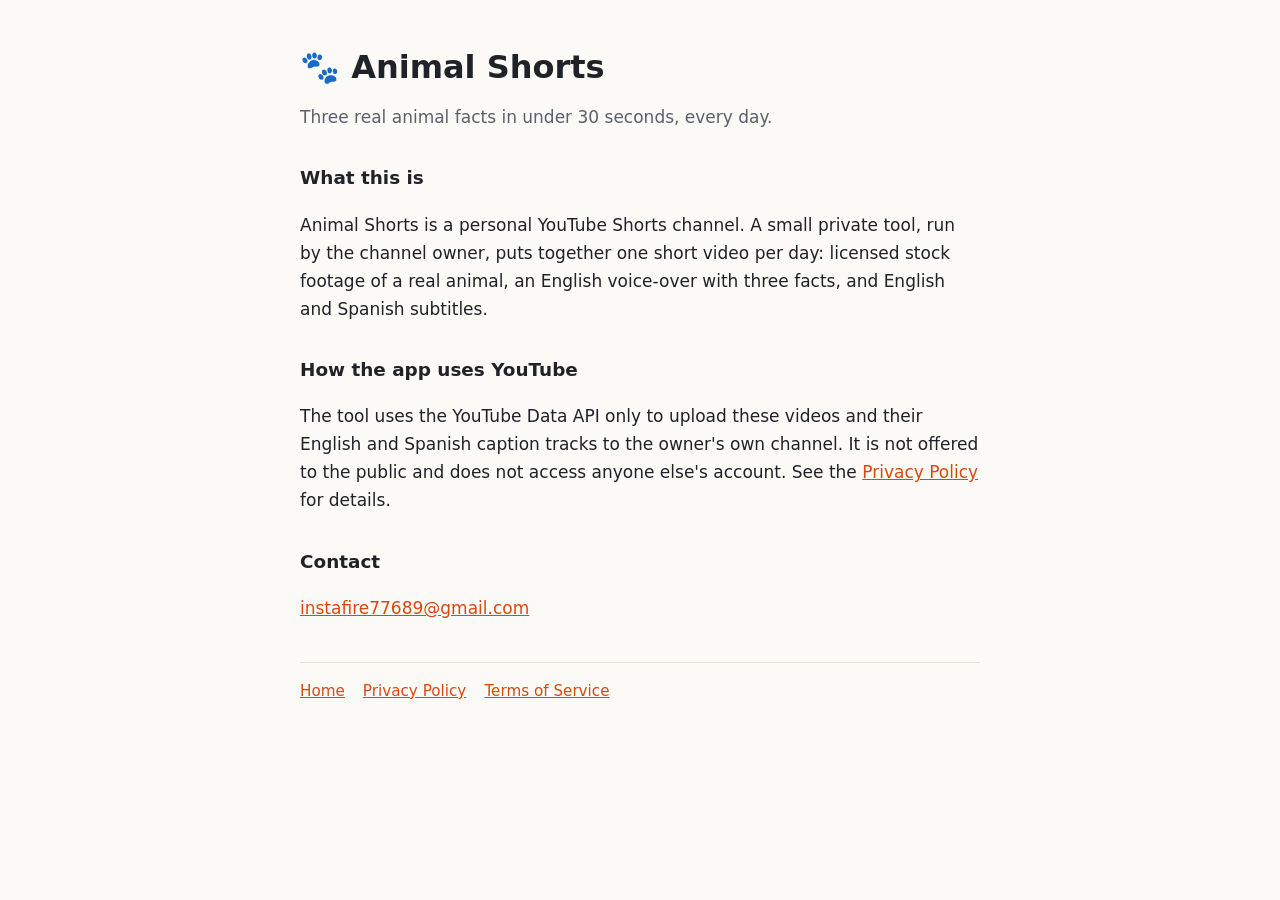
<file: index.html>
<!doctype html>
<html lang="en">
<head>
<meta charset="utf-8">
<meta name="viewport" content="width=device-width, initial-scale=1">
<title>Animal Shorts</title>
<meta name="description" content="Animal Shorts publishes one short animal-facts video every day.">
<link rel="stylesheet" href="style.css">
</head>
<body>
<main>
  <h1>🐾 Animal Shorts</h1>
  <p class="muted">Three real animal facts in under 30 seconds, every day.</p>

  <h2>What this is</h2>
  <p>Animal Shorts is a personal YouTube Shorts channel. A small private tool, run by the channel owner,
  puts together one short video per day: licensed stock footage of a real animal, an English voice-over
  with three facts, and English and Spanish subtitles.</p>

  <h2>How the app uses YouTube</h2>
  <p>The tool uses the YouTube Data API only to upload these videos and their English and Spanish
  caption tracks to the owner's own channel. It is not offered to the public and does not access
  anyone else's account. See the <a href="privacy.html">Privacy Policy</a> for details.</p>

  <h2>Contact</h2>
  <p><a href="mailto:instafire77689@gmail.com">instafire77689@gmail.com</a></p>

  <nav>
    <a href="index.html">Home</a>
    <a href="privacy.html">Privacy Policy</a>
    <a href="terms.html">Terms of Service</a>
  </nav>
</main>
</body>
</html>
</file>
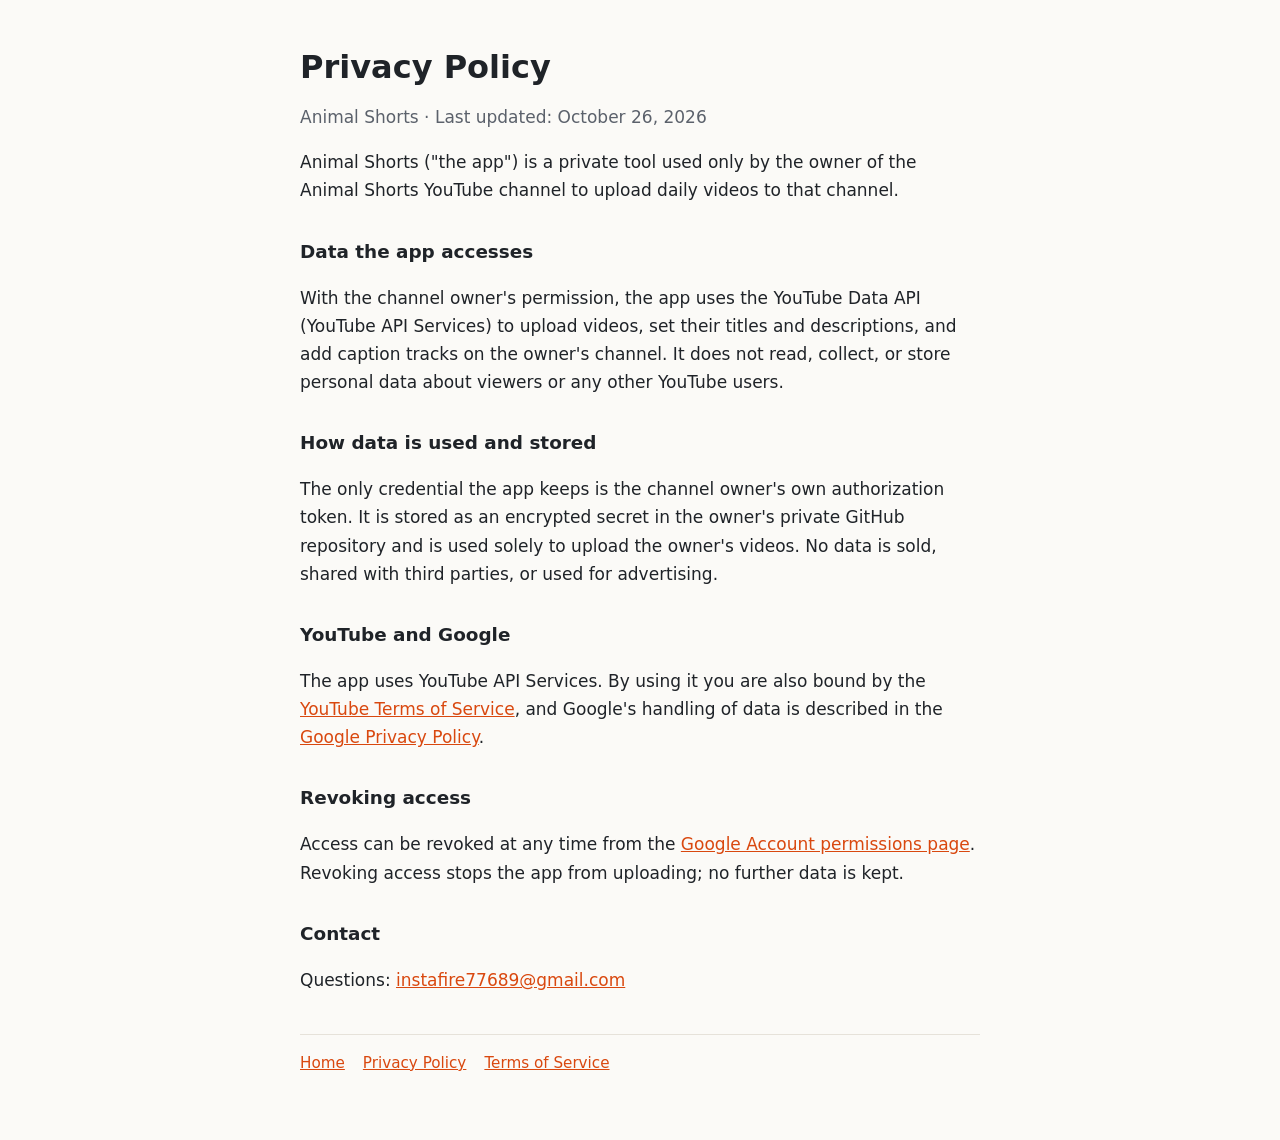
<file: privacy.html>
<!doctype html>
<html lang="en">
<head>
<meta charset="utf-8">
<meta name="viewport" content="width=device-width, initial-scale=1">
<title>Privacy Policy – Animal Shorts</title>
<link rel="stylesheet" href="style.css">
</head>
<body>
<main>
  <h1>Privacy Policy</h1>
  <p class="muted">Animal Shorts · Last updated: October 26, 2026</p>

  <p>Animal Shorts ("the app") is a private tool used only by the owner of the Animal Shorts YouTube
  channel to upload daily videos to that channel.</p>

  <h2>Data the app accesses</h2>
  <p>With the channel owner's permission, the app uses the YouTube Data API (YouTube API Services) to
  upload videos, set their titles and descriptions, and add caption tracks on the owner's channel.
  It does not read, collect, or store personal data about viewers or any other YouTube users.</p>

  <h2>How data is used and stored</h2>
  <p>The only credential the app keeps is the channel owner's own authorization token. It is stored
  as an encrypted secret in the owner's private GitHub repository and is used solely to upload
  the owner's videos. No data is sold, shared with third parties, or used for advertising.</p>

  <h2>YouTube and Google</h2>
  <p>The app uses YouTube API Services. By using it you are also bound by the
  <a href="https://www.youtube.com/t/terms">YouTube Terms of Service</a>, and Google's handling of
  data is described in the <a href="https://policies.google.com/privacy">Google Privacy Policy</a>.</p>

  <h2>Revoking access</h2>
  <p>Access can be revoked at any time from the
  <a href="https://myaccount.google.com/permissions">Google Account permissions page</a>.
  Revoking access stops the app from uploading; no further data is kept.</p>

  <h2>Contact</h2>
  <p>Questions: <a href="mailto:instafire77689@gmail.com">instafire77689@gmail.com</a></p>

  <nav>
    <a href="index.html">Home</a>
    <a href="privacy.html">Privacy Policy</a>
    <a href="terms.html">Terms of Service</a>
  </nav>
</main>
</body>
</html>
</file>
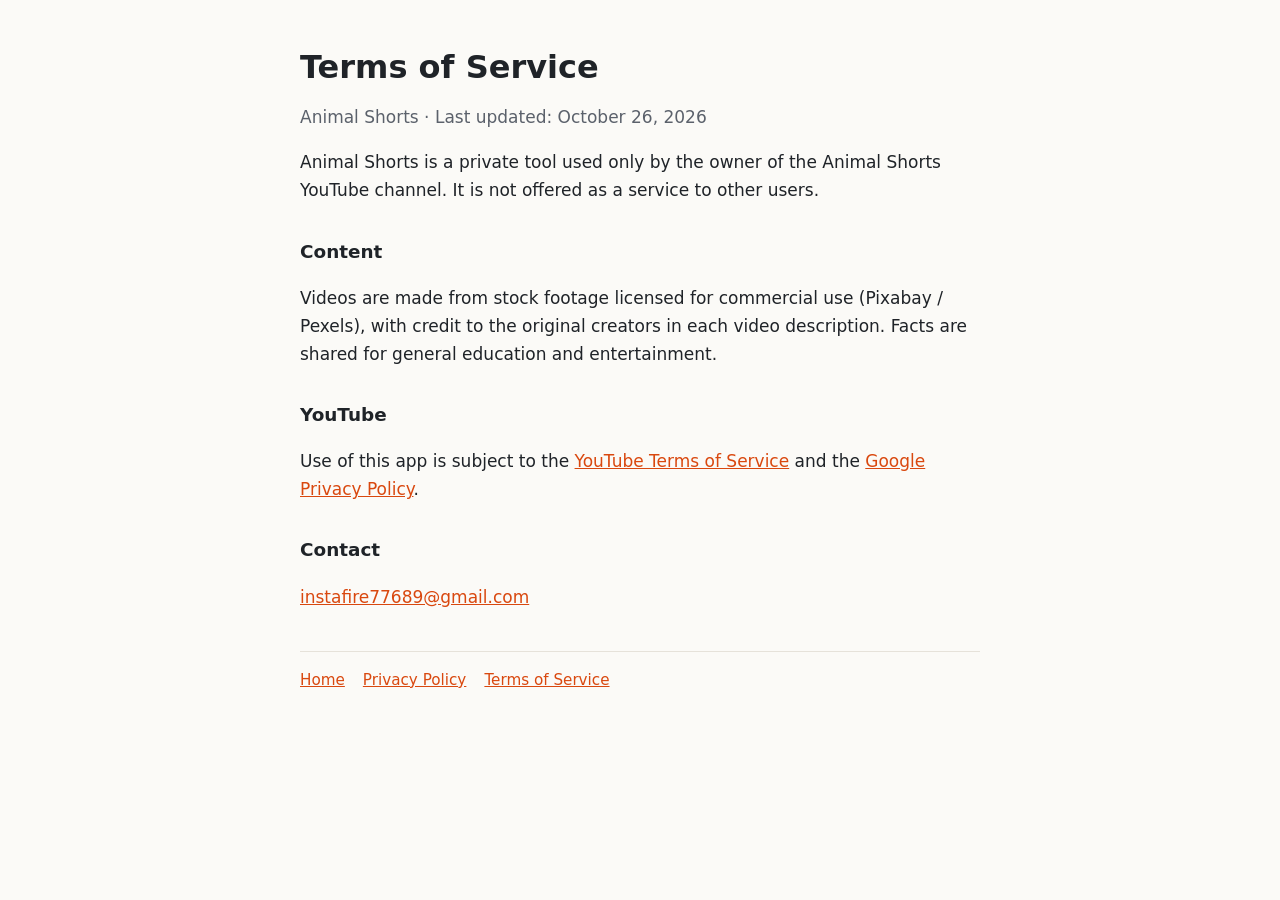
<file: terms.html>
<!doctype html>
<html lang="en">
<head>
<meta charset="utf-8">
<meta name="viewport" content="width=device-width, initial-scale=1">
<title>Terms of Service – Animal Shorts</title>
<link rel="stylesheet" href="style.css">
</head>
<body>
<main>
  <h1>Terms of Service</h1>
  <p class="muted">Animal Shorts · Last updated: October 26, 2026</p>

  <p>Animal Shorts is a private tool used only by the owner of the Animal Shorts YouTube channel.
  It is not offered as a service to other users.</p>

  <h2>Content</h2>
  <p>Videos are made from stock footage licensed for commercial use (Pixabay / Pexels), with credit
  to the original creators in each video description. Facts are shared for general education
  and entertainment.</p>

  <h2>YouTube</h2>
  <p>Use of this app is subject to the <a href="https://www.youtube.com/t/terms">YouTube Terms of Service</a>
  and the <a href="https://policies.google.com/privacy">Google Privacy Policy</a>.</p>

  <h2>Contact</h2>
  <p><a href="mailto:instafire77689@gmail.com">instafire77689@gmail.com</a></p>

  <nav>
    <a href="index.html">Home</a>
    <a href="privacy.html">Privacy Policy</a>
    <a href="terms.html">Terms of Service</a>
  </nav>
</main>
</body>
</html>
</file>
<file: style.css>
:root{--bg:#fbfaf7;--fg:#1f2328;--muted:#5b616b;--accent:#d9480f;--line:#e6e2da}
@media (prefers-color-scheme:dark){:root{--bg:#16181c;--fg:#e9e7e2;--muted:#a3a7ae;--accent:#ff8a4c;--line:#2c3036}}
*{box-sizing:border-box}
body{margin:0;background:var(--bg);color:var(--fg);font:17px/1.65 system-ui,-apple-system,"Segoe UI",Roboto,sans-serif}
main{max-width:720px;margin:0 auto;padding:48px 20px 64px}
h1{font-size:2rem;line-height:1.2;margin:0 0 8px}
h2{font-size:1.15rem;margin:32px 0 8px}
p,li{color:var(--fg)}
.muted{color:var(--muted)}
a{color:var(--accent)}
nav{display:flex;gap:18px;flex-wrap:wrap;border-top:1px solid var(--line);margin-top:40px;padding-top:16px;font-size:.95rem}
</file>
